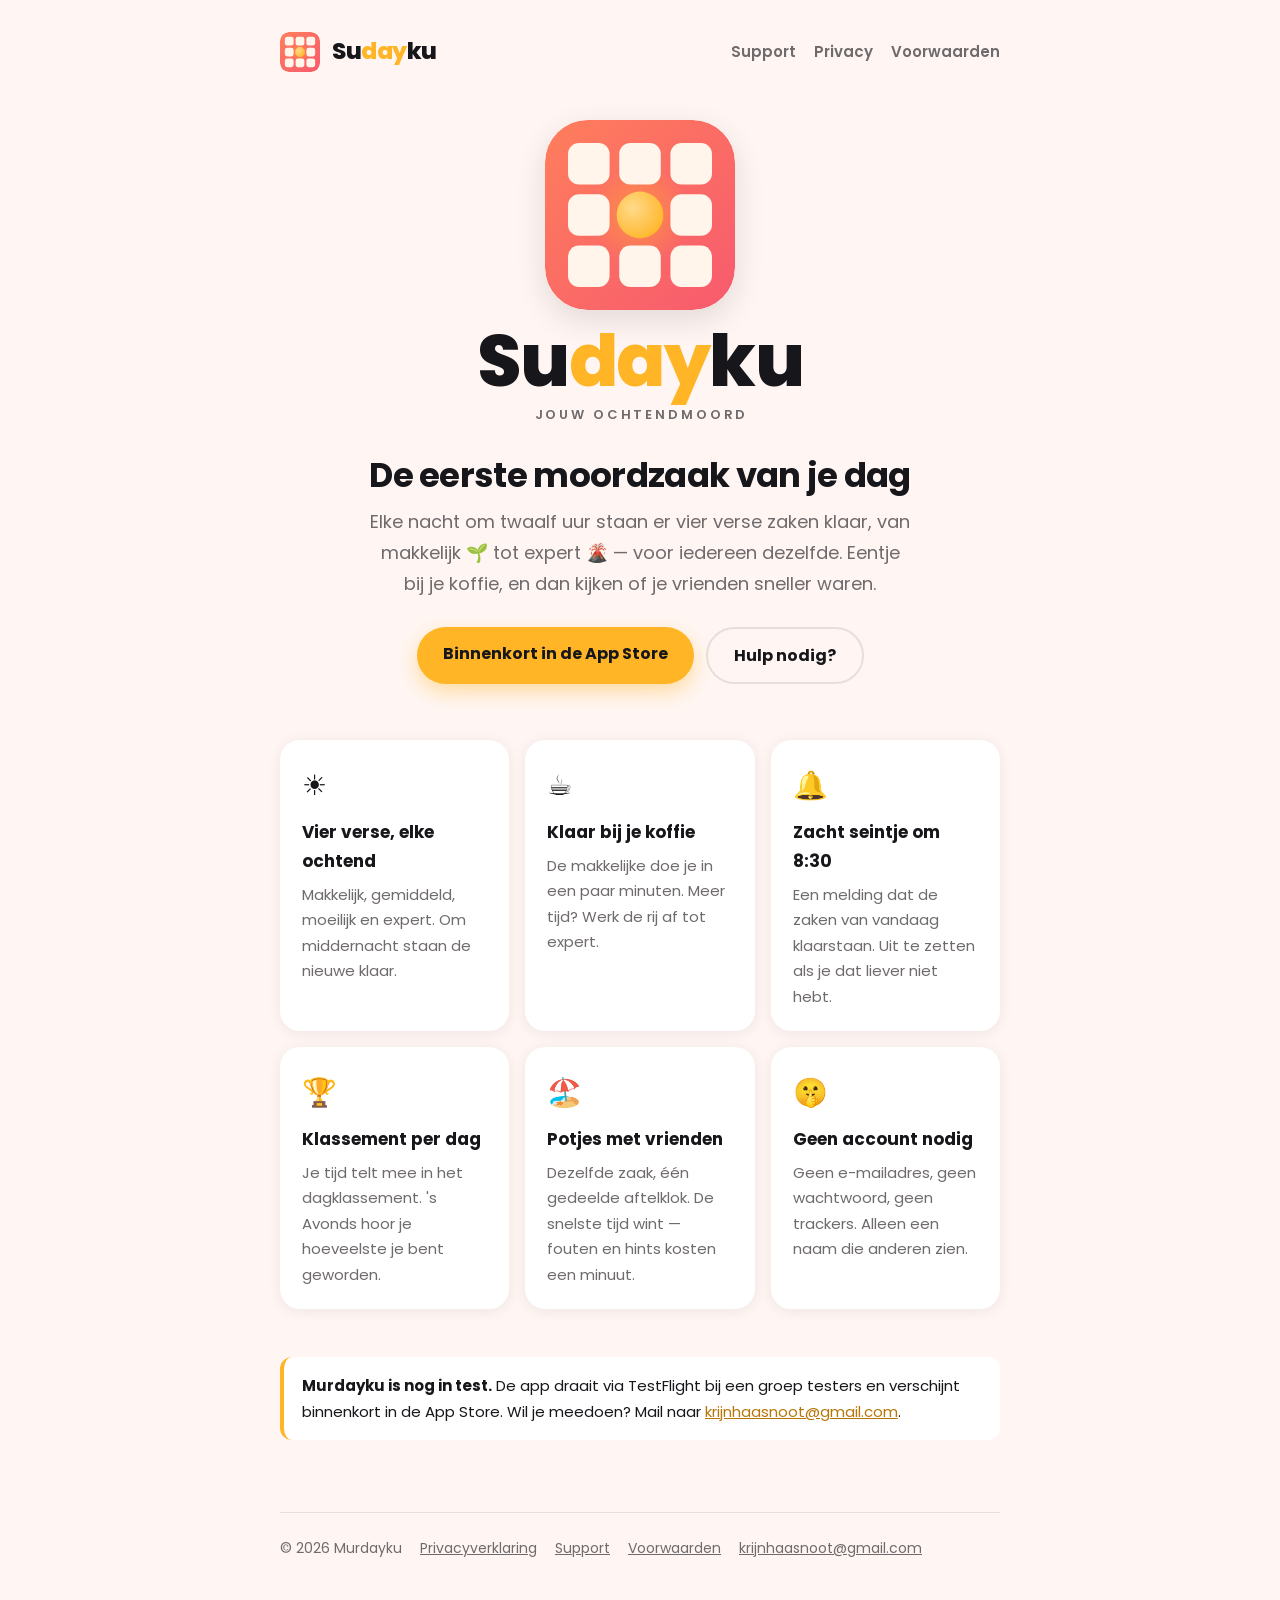
<file: index.html>
<!DOCTYPE html>
<html lang="nl">
<head>
<meta charset="utf-8">
<meta name="viewport" content="width=device-width, initial-scale=1">
<title>Murdayku — de moordzaak van je ochtend</title>
<meta name="description" content="Begin je ochtend met een moordzaak. Elke nacht vier verse zaken, voor iedereen dezelfde — en daarna kijken wie er sneller was.">
<link rel="icon" href="logo.svg" type="image/svg+xml">
<link rel="stylesheet" href="style.css">
<meta property="og:title" content="Murdayku — de moordzaak van je ochtend">
<meta property="og:description" content="Begin je ochtend met een moordzaak. Vier verse zaken per dag, voor iedereen dezelfde.">
<meta property="og:type" content="website">
<meta property="og:url" content="https://krijnhaasnoot.github.io/murdayku-site/">
</head>
<body>
<div class="wrap">

  <header class="site">
    <img src="logo.svg" alt="">
    <span class="wordmark">Su<span class="day">day</span>ku</span>
    <nav>
      <a href="support.html">Support</a>
      <a href="privacy.html">Privacy</a>
      <a href="terms.html">Voorwaarden</a>
    </nav>
  </header>

  <section class="hero">
    <img src="logo.svg" alt="Murdayku-logo">
    <span class="wordmark">Su<span class="day">day</span>ku</span>
    <p class="tagline">Jouw ochtendmoord</p>
    <h1>De eerste moordzaak van je dag</h1>
    <p>Elke nacht om twaalf uur staan er vier verse zaken klaar, van makkelijk 🌱 tot expert 🌋 — voor iedereen dezelfde. Eentje bij je koffie, en dan kijken of je vrienden sneller waren.</p>
    <div class="badges">
      <a class="btn" href="#binnenkort">Binnenkort in de App Store</a>
      <a class="btn secondary" href="support.html">Hulp nodig?</a>
    </div>
  </section>

  <section class="cards">
    <div class="card">
      <span class="emoji">☀️</span>
      <h3>Vier verse, elke ochtend</h3>
      <p>Makkelijk, gemiddeld, moeilijk en expert. Om middernacht staan de nieuwe klaar.</p>
    </div>
    <div class="card">
      <span class="emoji">☕️</span>
      <h3>Klaar bij je koffie</h3>
      <p>De makkelijke doe je in een paar minuten. Meer tijd? Werk de rij af tot expert.</p>
    </div>
    <div class="card">
      <span class="emoji">🔔</span>
      <h3>Zacht seintje om 8:30</h3>
      <p>Een melding dat de zaken van vandaag klaarstaan. Uit te zetten als je dat liever niet hebt.</p>
    </div>
    <div class="card">
      <span class="emoji">🏆</span>
      <h3>Klassement per dag</h3>
      <p>Je tijd telt mee in het dagklassement. 's Avonds hoor je hoeveelste je bent geworden.</p>
    </div>
    <div class="card">
      <span class="emoji">🏖️</span>
      <h3>Potjes met vrienden</h3>
      <p>Dezelfde zaak, één gedeelde aftelklok. De snelste tijd wint — fouten en hints kosten een minuut.</p>
    </div>
    <div class="card">
      <span class="emoji">🤫</span>
      <h3>Geen account nodig</h3>
      <p>Geen e-mailadres, geen wachtwoord, geen trackers. Alleen een naam die anderen zien.</p>
    </div>
  </section>

  <section id="binnenkort" class="note">
    <p><strong>Murdayku is nog in test.</strong> De app draait via TestFlight bij een groep testers en verschijnt binnenkort in de App Store. Wil je meedoen? Mail naar <a href="mailto:krijnhaasnoot@gmail.com">krijnhaasnoot@gmail.com</a>.</p>
  </section>

  <footer class="site">
    <span>© 2026 Murdayku</span>
    <a href="privacy.html">Privacyverklaring</a>
    <a href="support.html">Support</a>
    <a href="terms.html">Voorwaarden</a>
    <a href="mailto:krijnhaasnoot@gmail.com">krijnhaasnoot@gmail.com</a>
  </footer>

</div>
</body>
</html>
</file>
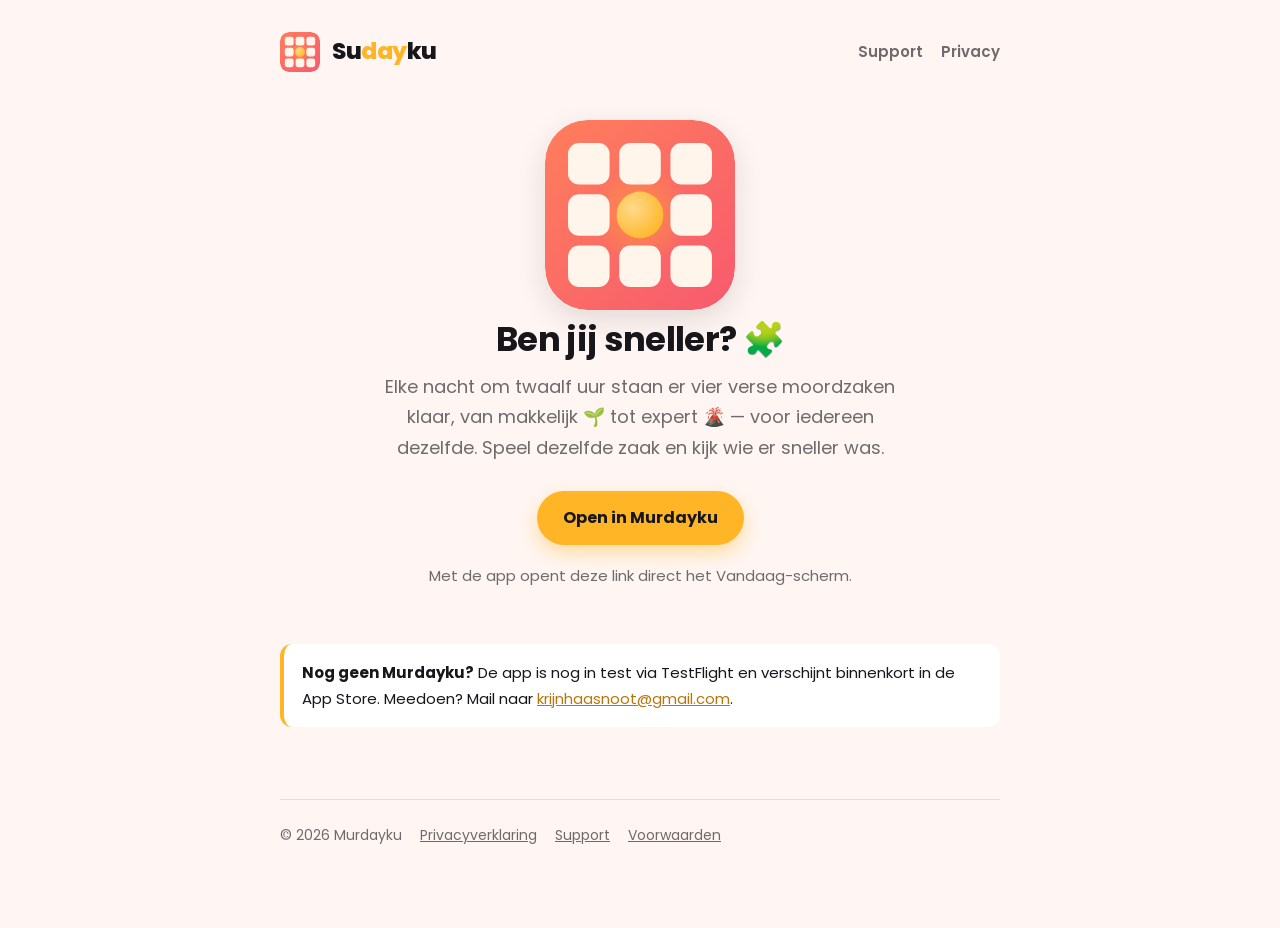
<file: d.html>
<!DOCTYPE html>
<html lang="nl">
<head>
<meta charset="utf-8">
<meta name="viewport" content="width=device-width, initial-scale=1">
<title>Speel de zaak van vandaag — Murdayku</title>
<meta name="description" content="Vier verse moordzaken per dag, voor iedereen dezelfde. Kijk of jij sneller bent.">
<link rel="icon" href="logo.svg" type="image/svg+xml">
<link rel="stylesheet" href="style.css">
<meta property="og:title" content="Ben jij sneller? 🧩">
<meta property="og:description" content="Vier verse moordzaken per dag, voor iedereen dezelfde. Kijk of jij sneller bent.">
<meta property="og:type" content="website">
</head>
<body>
<div class="wrap">

  <header class="site">
    <img src="logo.svg" alt="">
    <span class="wordmark">Su<span class="day">day</span>ku</span>
    <nav>
      <a href="support">Support</a>
      <a href="privacy">Privacy</a>
    </nav>
  </header>

  <section class="hero">
    <img src="logo.svg" alt="Murdayku-logo">
    <h1 id="title">Ben jij sneller? 🧩</h1>
    <p>Elke nacht om twaalf uur staan er vier verse moordzaken klaar, van makkelijk 🌱 tot expert 🌋 — voor iedereen dezelfde. Speel dezelfde zaak en kijk wie er sneller was.</p>
    <div class="badges">
      <a class="btn" href="murdayku://">Open in Murdayku</a>
    </div>
    <p style="font-size: 15px; margin-top: 18px;">Met de app opent deze link direct het Vandaag-scherm.</p>
  </section>

  <section class="note">
    <p><strong>Nog geen Murdayku?</strong> De app is nog in test via TestFlight en verschijnt binnenkort in de App Store. Meedoen? Mail naar <a href="mailto:krijnhaasnoot@gmail.com">krijnhaasnoot@gmail.com</a>.</p>
  </section>

  <footer class="site">
    <span>© 2026 Murdayku</span>
    <a href="privacy">Privacyverklaring</a>
    <a href="support">Support</a>
    <a href="terms">Voorwaarden</a>
  </footer>

</div>
<script>
  // /d/22 → "Murdayku #22" in de kop, zodat de link voelt als het gedeelde potje.
  const parts = location.pathname.split("/").filter(Boolean);
  const query = new URLSearchParams(location.search).get("n");
  const raw = (parts[0] === "d" && parts[1]) || query || "";
  const num = /^\d{1,4}$/.test(raw) ? raw : null;
  if (num) {
    document.getElementById("title").textContent = "Murdayku #" + num + " — ben jij sneller? 🧩";
  }
</script>
</body>
</html>
</file>
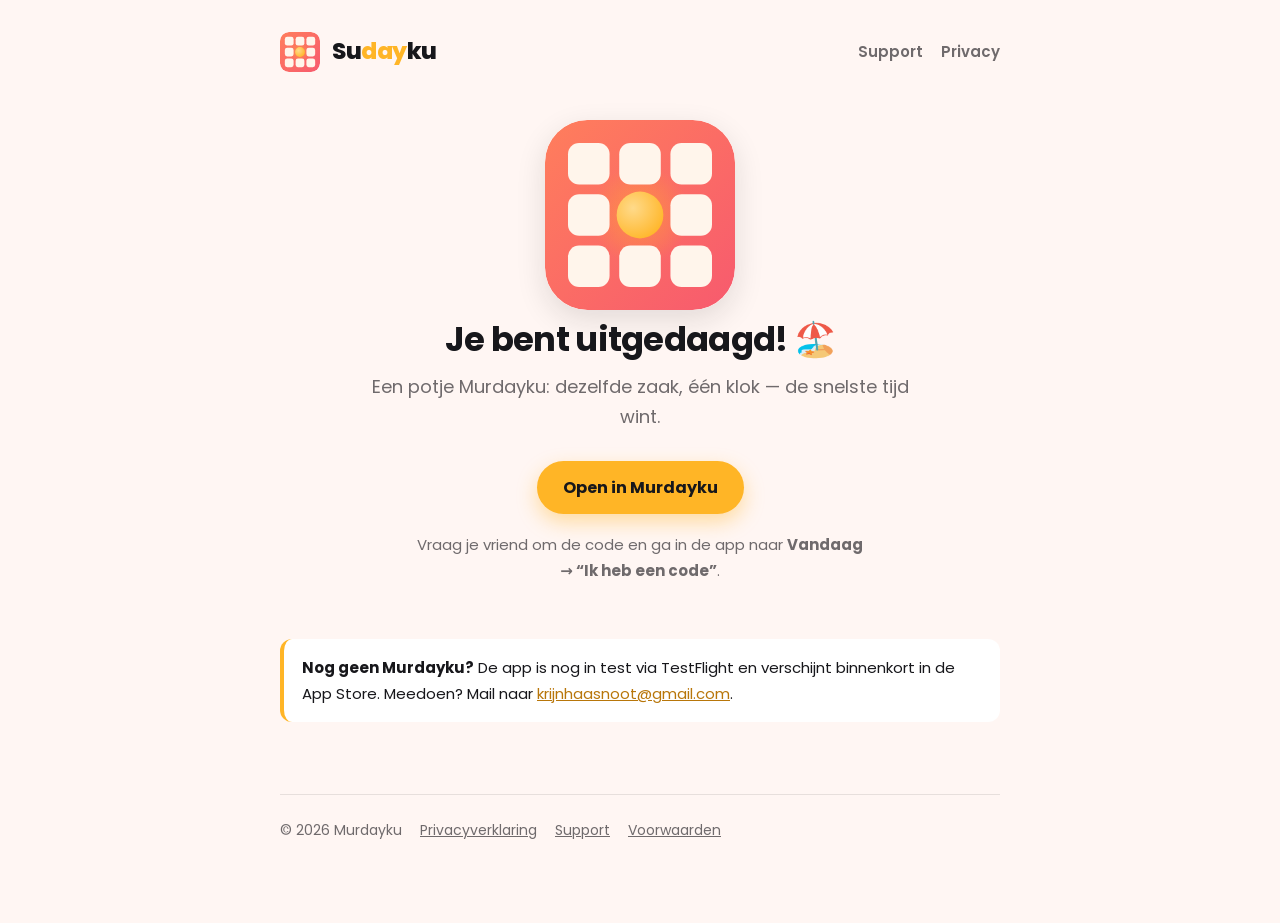
<file: join.html>
<!DOCTYPE html>
<html lang="nl">
<head>
<meta charset="utf-8">
<meta name="viewport" content="width=device-width, initial-scale=1">
<title>Doe mee met dit potje — Murdayku</title>
<meta name="description" content="Je bent uitgedaagd voor een potje Murdayku: dezelfde zaak, één klok — de snelste tijd wint.">
<link rel="icon" href="logo.svg" type="image/svg+xml">
<link rel="stylesheet" href="style.css">
<meta property="og:title" content="Je bent uitgedaagd voor een potje Murdayku! 🏖️">
<meta property="og:description" content="Dezelfde zaak, één klok — de snelste tijd wint. Open de link en doe mee.">
<meta property="og:type" content="website">
</head>
<body>
<div class="wrap">

  <header class="site">
    <img src="logo.svg" alt="">
    <span class="wordmark">Su<span class="day">day</span>ku</span>
    <nav>
      <a href="support">Support</a>
      <a href="privacy">Privacy</a>
    </nav>
  </header>

  <section class="hero">
    <img src="logo.svg" alt="Murdayku-logo">
    <h1>Je bent uitgedaagd! 🏖️</h1>
    <p>Een potje Murdayku: dezelfde zaak, één klok — de snelste tijd wint.</p>
    <p id="code" style="font-size: clamp(44px, 12vw, 64px); font-weight: 800; letter-spacing: 0.18em; color: var(--amber); margin: 20px 0 4px;" hidden></p>
    <div class="badges">
      <a class="btn" id="open" href="murdayku://">Open in Murdayku</a>
    </div>
    <p id="hint" style="font-size: 15px; margin-top: 18px;">Heb je de app? Tik op de knop, of ga in de app naar <strong>Vandaag → “Ik heb een code”</strong> en vul de code in.</p>
  </section>

  <section class="note">
    <p><strong>Nog geen Murdayku?</strong> De app is nog in test via TestFlight en verschijnt binnenkort in de App Store. Meedoen? Mail naar <a href="mailto:krijnhaasnoot@gmail.com">krijnhaasnoot@gmail.com</a>.</p>
  </section>

  <footer class="site">
    <span>© 2026 Murdayku</span>
    <a href="privacy">Privacyverklaring</a>
    <a href="support">Support</a>
    <a href="terms">Voorwaarden</a>
  </footer>

</div>
<script>
  // Code uit het pad (/join/4ZTEW) of desnoods ?code=4ZTEW.
  const parts = location.pathname.split("/").filter(Boolean);
  const query = new URLSearchParams(location.search).get("code");
  let code = ((parts[0] === "join" && parts[1]) || query || "").toUpperCase();
  // Zelfde alfabet als in de app: geen I, O, 0 of 1.
  if (!/^[A-HJ-NP-Z2-9]{5}$/.test(code)) code = "";
  if (code) {
    const el = document.getElementById("code");
    el.textContent = code;
    el.hidden = false;
    document.getElementById("open").href = "murdayku://join?code=" + code;
  } else {
    document.getElementById("hint").innerHTML =
      "Vraag je vriend om de code en ga in de app naar <strong>Vandaag → “Ik heb een code”</strong>.";
  }
</script>
</body>
</html>
</file>
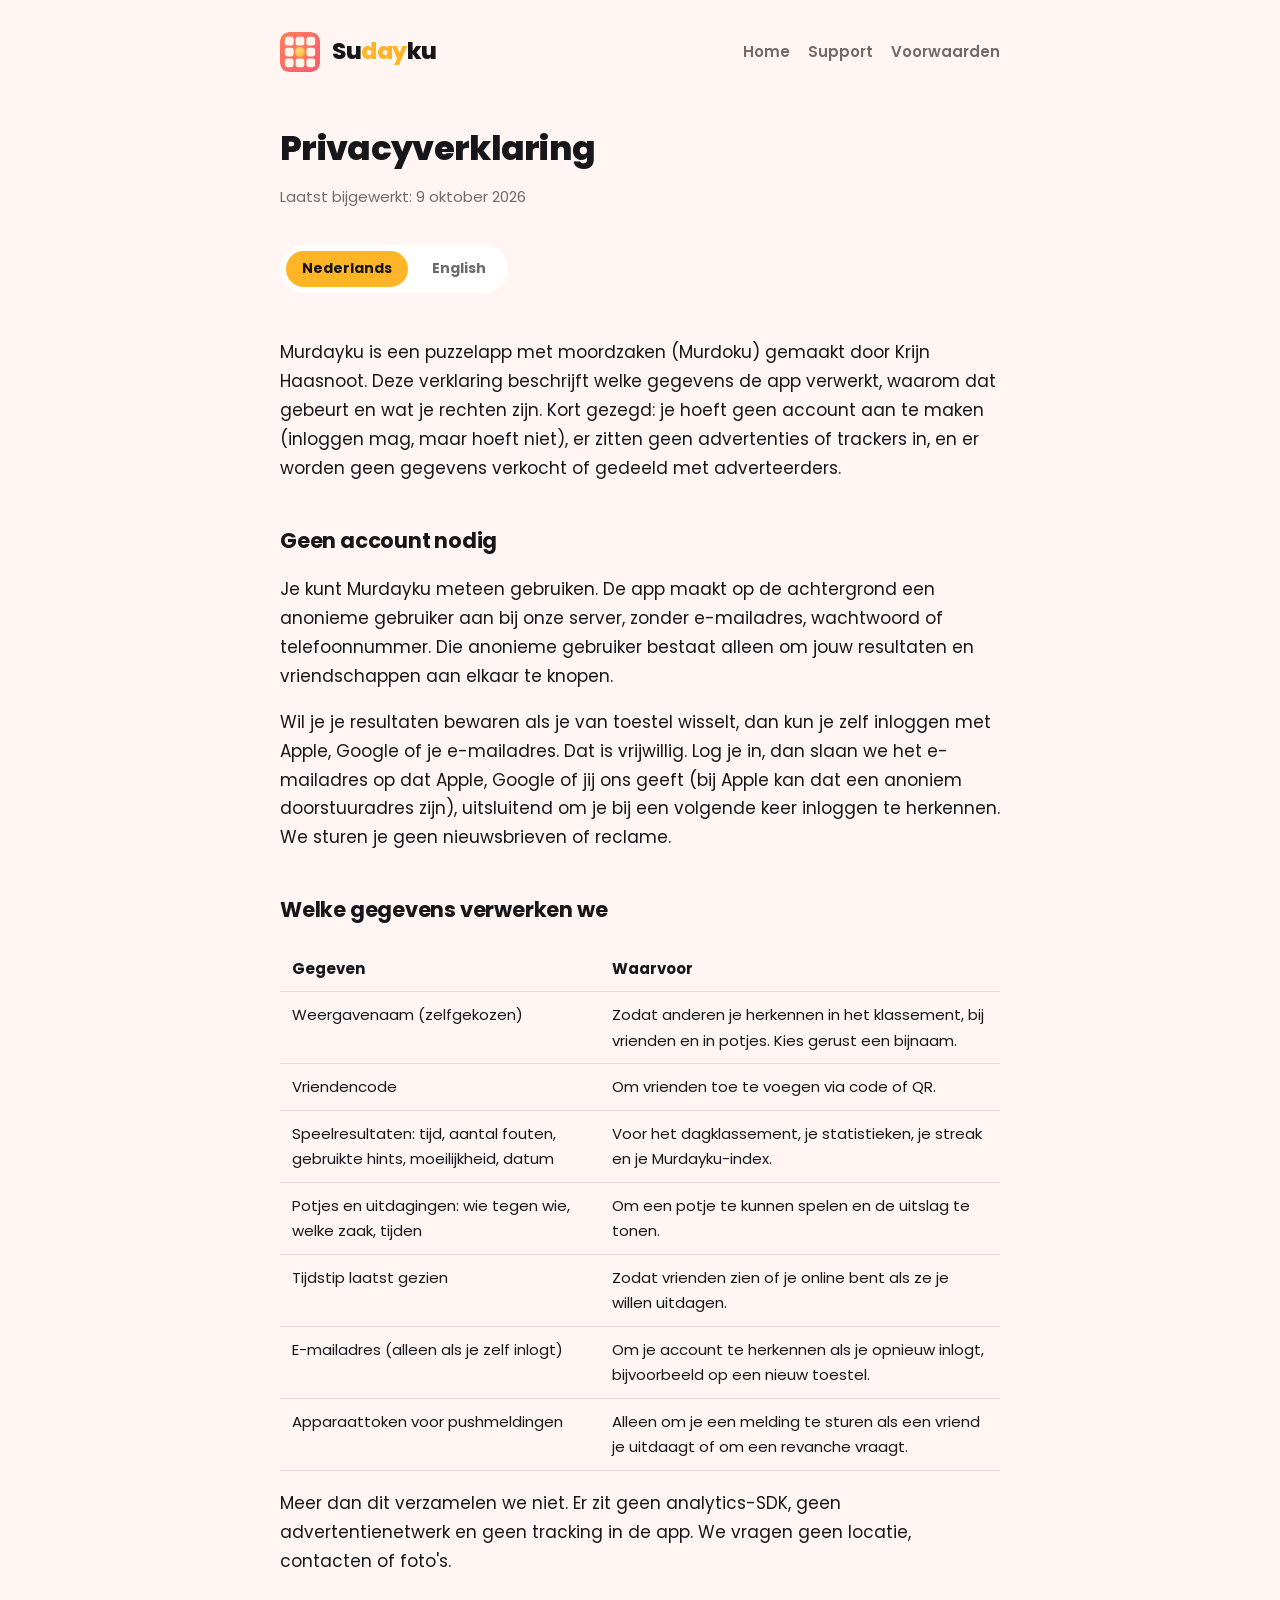
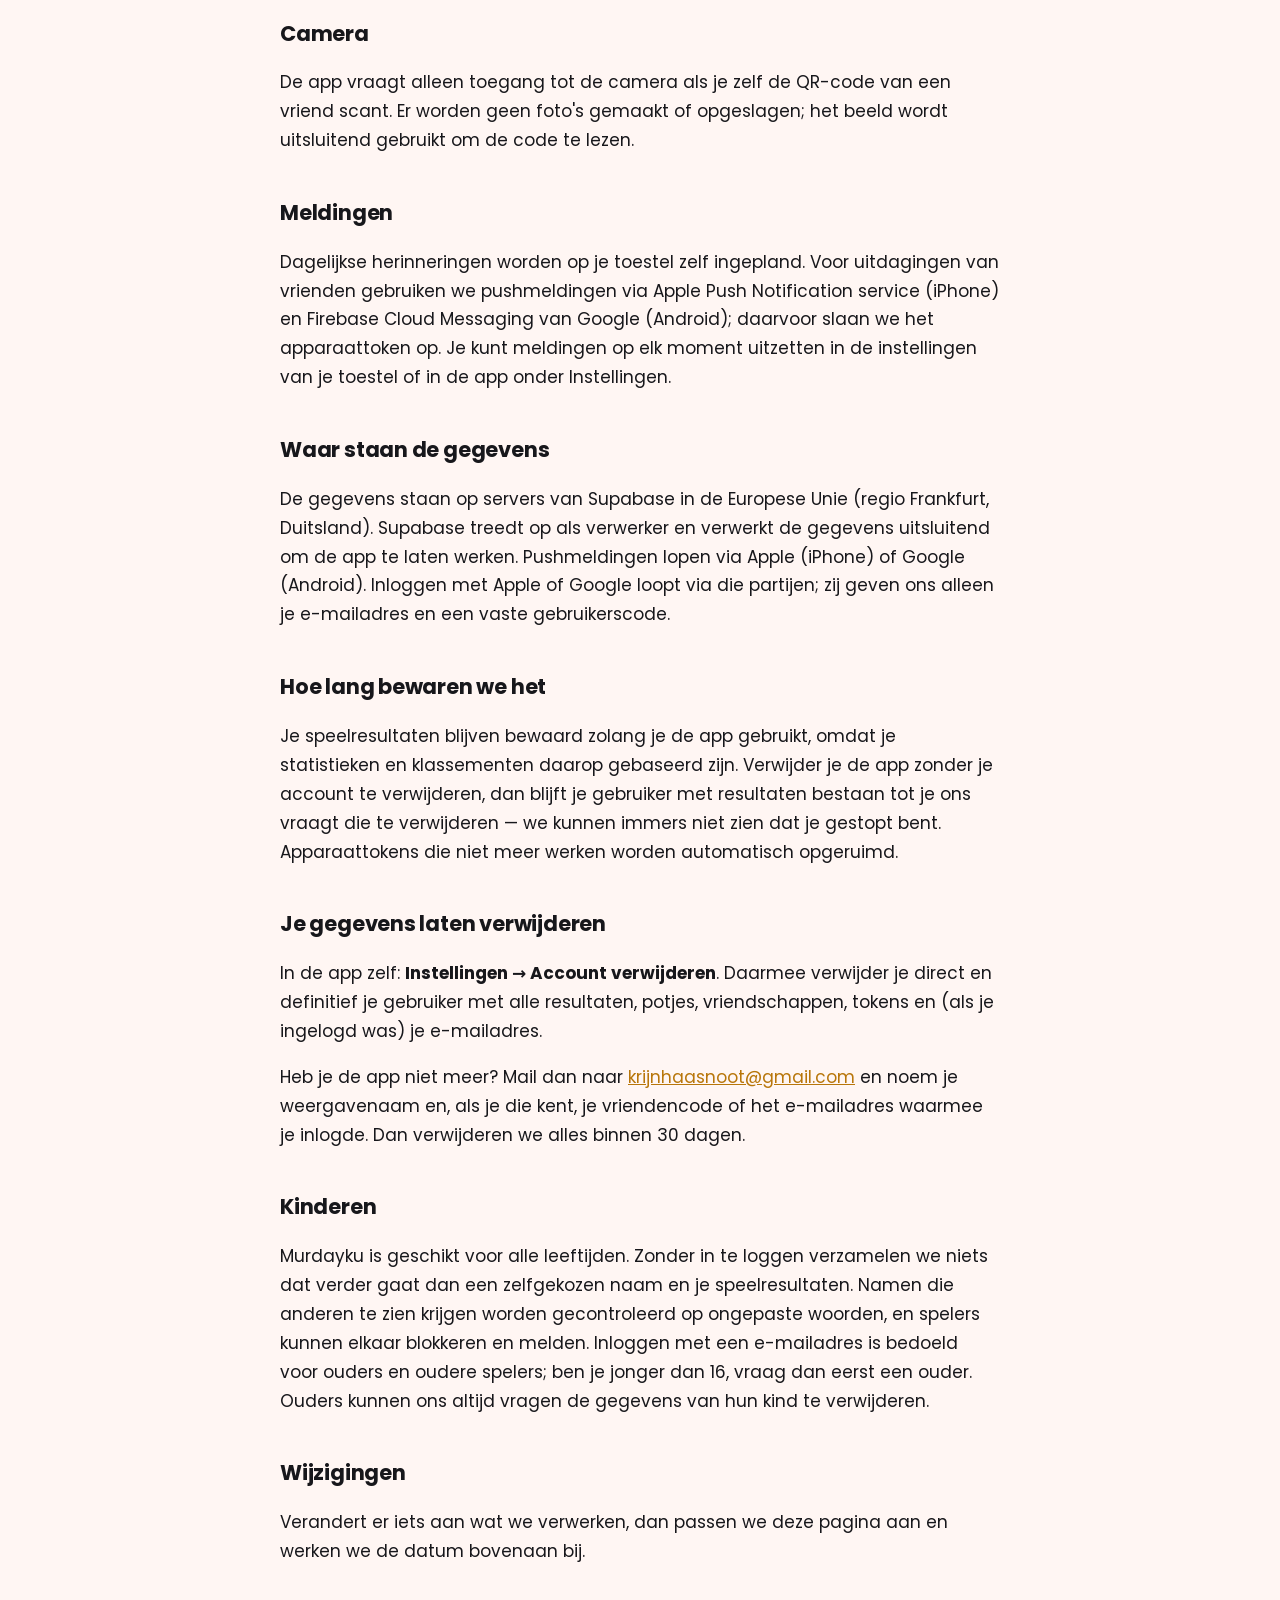
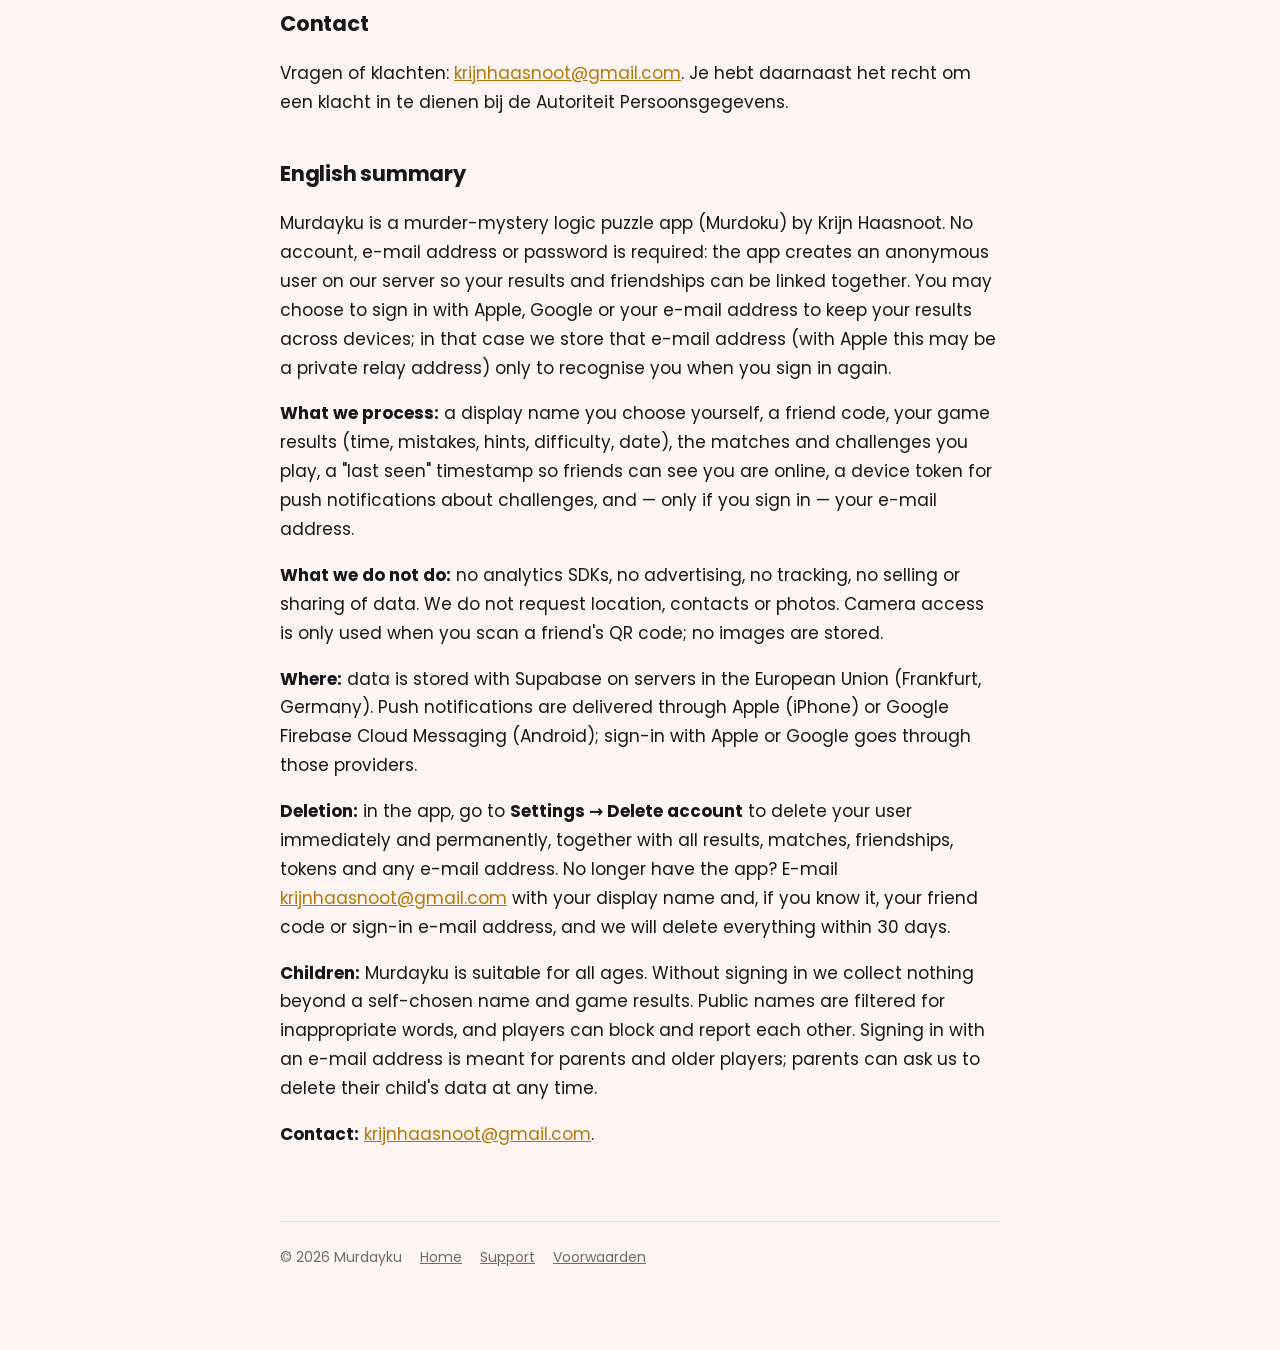
<file: privacy.html>
<!DOCTYPE html>
<html lang="nl">
<head>
<meta charset="utf-8">
<meta name="viewport" content="width=device-width, initial-scale=1">
<title>Privacyverklaring — Murdayku</title>
<meta name="description" content="Welke gegevens Murdayku verwerkt, waarom, en hoe je ze laat verwijderen.">
<link rel="icon" href="logo.svg" type="image/svg+xml">
<link rel="stylesheet" href="style.css">
</head>
<body>
<div class="wrap">

  <header class="site">
    <img src="logo.svg" alt="">
    <span class="wordmark">Su<span class="day">day</span>ku</span>
    <nav>
      <a href="index.html">Home</a>
      <a href="support.html">Support</a>
      <a href="terms.html">Voorwaarden</a>
    </nav>
  </header>

  <main>
    <h1>Privacyverklaring</h1>
    <p class="updated">Laatst bijgewerkt: 9 oktober 2026</p>

    <div class="lang-switch">
      <a class="on" href="#nl">Nederlands</a>
      <a href="#en">English</a>
    </div>

    <section id="nl">
      <p>Murdayku is een puzzelapp met moordzaken (Murdoku) gemaakt door Krijn Haasnoot. Deze verklaring beschrijft welke gegevens de app verwerkt, waarom dat gebeurt en wat je rechten zijn. Kort gezegd: je hoeft geen account aan te maken (inloggen mag, maar hoeft niet), er zitten geen advertenties of trackers in, en er worden geen gegevens verkocht of gedeeld met adverteerders.</p>

      <h2>Geen account nodig</h2>
      <p>Je kunt Murdayku meteen gebruiken. De app maakt op de achtergrond een anonieme gebruiker aan bij onze server, zonder e-mailadres, wachtwoord of telefoonnummer. Die anonieme gebruiker bestaat alleen om jouw resultaten en vriendschappen aan elkaar te knopen.</p>
      <p>Wil je je resultaten bewaren als je van toestel wisselt, dan kun je zelf inloggen met Apple, Google of je e-mailadres. Dat is vrijwillig. Log je in, dan slaan we het e-mailadres op dat Apple, Google of jij ons geeft (bij Apple kan dat een anoniem doorstuuradres zijn), uitsluitend om je bij een volgende keer inloggen te herkennen. We sturen je geen nieuwsbrieven of reclame.</p>

      <h2>Welke gegevens verwerken we</h2>
      <table>
        <tr><th>Gegeven</th><th>Waarvoor</th></tr>
        <tr><td>Weergavenaam (zelfgekozen)</td><td>Zodat anderen je herkennen in het klassement, bij vrienden en in potjes. Kies gerust een bijnaam.</td></tr>
        <tr><td>Vriendencode</td><td>Om vrienden toe te voegen via code of QR.</td></tr>
        <tr><td>Speelresultaten: tijd, aantal fouten, gebruikte hints, moeilijkheid, datum</td><td>Voor het dagklassement, je statistieken, je streak en je Murdayku-index.</td></tr>
        <tr><td>Potjes en uitdagingen: wie tegen wie, welke zaak, tijden</td><td>Om een potje te kunnen spelen en de uitslag te tonen.</td></tr>
        <tr><td>Tijdstip laatst gezien</td><td>Zodat vrienden zien of je online bent als ze je willen uitdagen.</td></tr>
        <tr><td>E-mailadres (alleen als je zelf inlogt)</td><td>Om je account te herkennen als je opnieuw inlogt, bijvoorbeeld op een nieuw toestel.</td></tr>
        <tr><td>Apparaattoken voor pushmeldingen</td><td>Alleen om je een melding te sturen als een vriend je uitdaagt of om een revanche vraagt.</td></tr>
      </table>
      <p>Meer dan dit verzamelen we niet. Er zit geen analytics-SDK, geen advertentienetwerk en geen tracking in de app. We vragen geen locatie, contacten of foto's.</p>

      <h2>Camera</h2>
      <p>De app vraagt alleen toegang tot de camera als je zelf de QR-code van een vriend scant. Er worden geen foto's gemaakt of opgeslagen; het beeld wordt uitsluitend gebruikt om de code te lezen.</p>

      <h2>Meldingen</h2>
      <p>Dagelijkse herinneringen worden op je toestel zelf ingepland. Voor uitdagingen van vrienden gebruiken we pushmeldingen via Apple Push Notification service (iPhone) en Firebase Cloud Messaging van Google (Android); daarvoor slaan we het apparaattoken op. Je kunt meldingen op elk moment uitzetten in de instellingen van je toestel of in de app onder Instellingen.</p>

      <h2>Waar staan de gegevens</h2>
      <p>De gegevens staan op servers van Supabase in de Europese Unie (regio Frankfurt, Duitsland). Supabase treedt op als verwerker en verwerkt de gegevens uitsluitend om de app te laten werken. Pushmeldingen lopen via Apple (iPhone) of Google (Android). Inloggen met Apple of Google loopt via die partijen; zij geven ons alleen je e-mailadres en een vaste gebruikerscode.</p>

      <h2>Hoe lang bewaren we het</h2>
      <p>Je speelresultaten blijven bewaard zolang je de app gebruikt, omdat je statistieken en klassementen daarop gebaseerd zijn. Verwijder je de app zonder je account te verwijderen, dan blijft je gebruiker met resultaten bestaan tot je ons vraagt die te verwijderen — we kunnen immers niet zien dat je gestopt bent. Apparaattokens die niet meer werken worden automatisch opgeruimd.</p>

      <h2>Je gegevens laten verwijderen</h2>
      <p>In de app zelf: <strong>Instellingen → Account verwijderen</strong>. Daarmee verwijder je direct en definitief je gebruiker met alle resultaten, potjes, vriendschappen, tokens en (als je ingelogd was) je e-mailadres.</p>
      <p>Heb je de app niet meer? Mail dan naar <a href="mailto:krijnhaasnoot@gmail.com">krijnhaasnoot@gmail.com</a> en noem je weergavenaam en, als je die kent, je vriendencode of het e-mailadres waarmee je inlogde. Dan verwijderen we alles binnen 30 dagen.</p>

      <h2>Kinderen</h2>
      <p>Murdayku is geschikt voor alle leeftijden. Zonder in te loggen verzamelen we niets dat verder gaat dan een zelfgekozen naam en je speelresultaten. Namen die anderen te zien krijgen worden gecontroleerd op ongepaste woorden, en spelers kunnen elkaar blokkeren en melden. Inloggen met een e-mailadres is bedoeld voor ouders en oudere spelers; ben je jonger dan 16, vraag dan eerst een ouder. Ouders kunnen ons altijd vragen de gegevens van hun kind te verwijderen.</p>

      <h2>Wijzigingen</h2>
      <p>Verandert er iets aan wat we verwerken, dan passen we deze pagina aan en werken we de datum bovenaan bij.</p>

      <h2>Contact</h2>
      <p>Vragen of klachten: <a href="mailto:krijnhaasnoot@gmail.com">krijnhaasnoot@gmail.com</a>. Je hebt daarnaast het recht om een klacht in te dienen bij de Autoriteit Persoonsgegevens.</p>
    </section>

    <section id="en">
      <h2>English summary</h2>
      <p>Murdayku is a murder-mystery logic puzzle app (Murdoku) by Krijn Haasnoot. No account, e-mail address or password is required: the app creates an anonymous user on our server so your results and friendships can be linked together. You may choose to sign in with Apple, Google or your e-mail address to keep your results across devices; in that case we store that e-mail address (with Apple this may be a private relay address) only to recognise you when you sign in again.</p>
      <p><strong>What we process:</strong> a display name you choose yourself, a friend code, your game results (time, mistakes, hints, difficulty, date), the matches and challenges you play, a "last seen" timestamp so friends can see you are online, a device token for push notifications about challenges, and — only if you sign in — your e-mail address.</p>
      <p><strong>What we do not do:</strong> no analytics SDKs, no advertising, no tracking, no selling or sharing of data. We do not request location, contacts or photos. Camera access is only used when you scan a friend's QR code; no images are stored.</p>
      <p><strong>Where:</strong> data is stored with Supabase on servers in the European Union (Frankfurt, Germany). Push notifications are delivered through Apple (iPhone) or Google Firebase Cloud Messaging (Android); sign-in with Apple or Google goes through those providers.</p>
      <p><strong>Deletion:</strong> in the app, go to <strong>Settings → Delete account</strong> to delete your user immediately and permanently, together with all results, matches, friendships, tokens and any e-mail address. No longer have the app? E-mail <a href="mailto:krijnhaasnoot@gmail.com">krijnhaasnoot@gmail.com</a> with your display name and, if you know it, your friend code or sign-in e-mail address, and we will delete everything within 30 days.</p>
      <p><strong>Children:</strong> Murdayku is suitable for all ages. Without signing in we collect nothing beyond a self-chosen name and game results. Public names are filtered for inappropriate words, and players can block and report each other. Signing in with an e-mail address is meant for parents and older players; parents can ask us to delete their child's data at any time.</p>
      <p><strong>Contact:</strong> <a href="mailto:krijnhaasnoot@gmail.com">krijnhaasnoot@gmail.com</a>.</p>
    </section>
  </main>

  <footer class="site">
    <span>© 2026 Murdayku</span>
    <a href="index.html">Home</a>
    <a href="support.html">Support</a>
    <a href="terms.html">Voorwaarden</a>
  </footer>

</div>
</body>
</html>
</file>
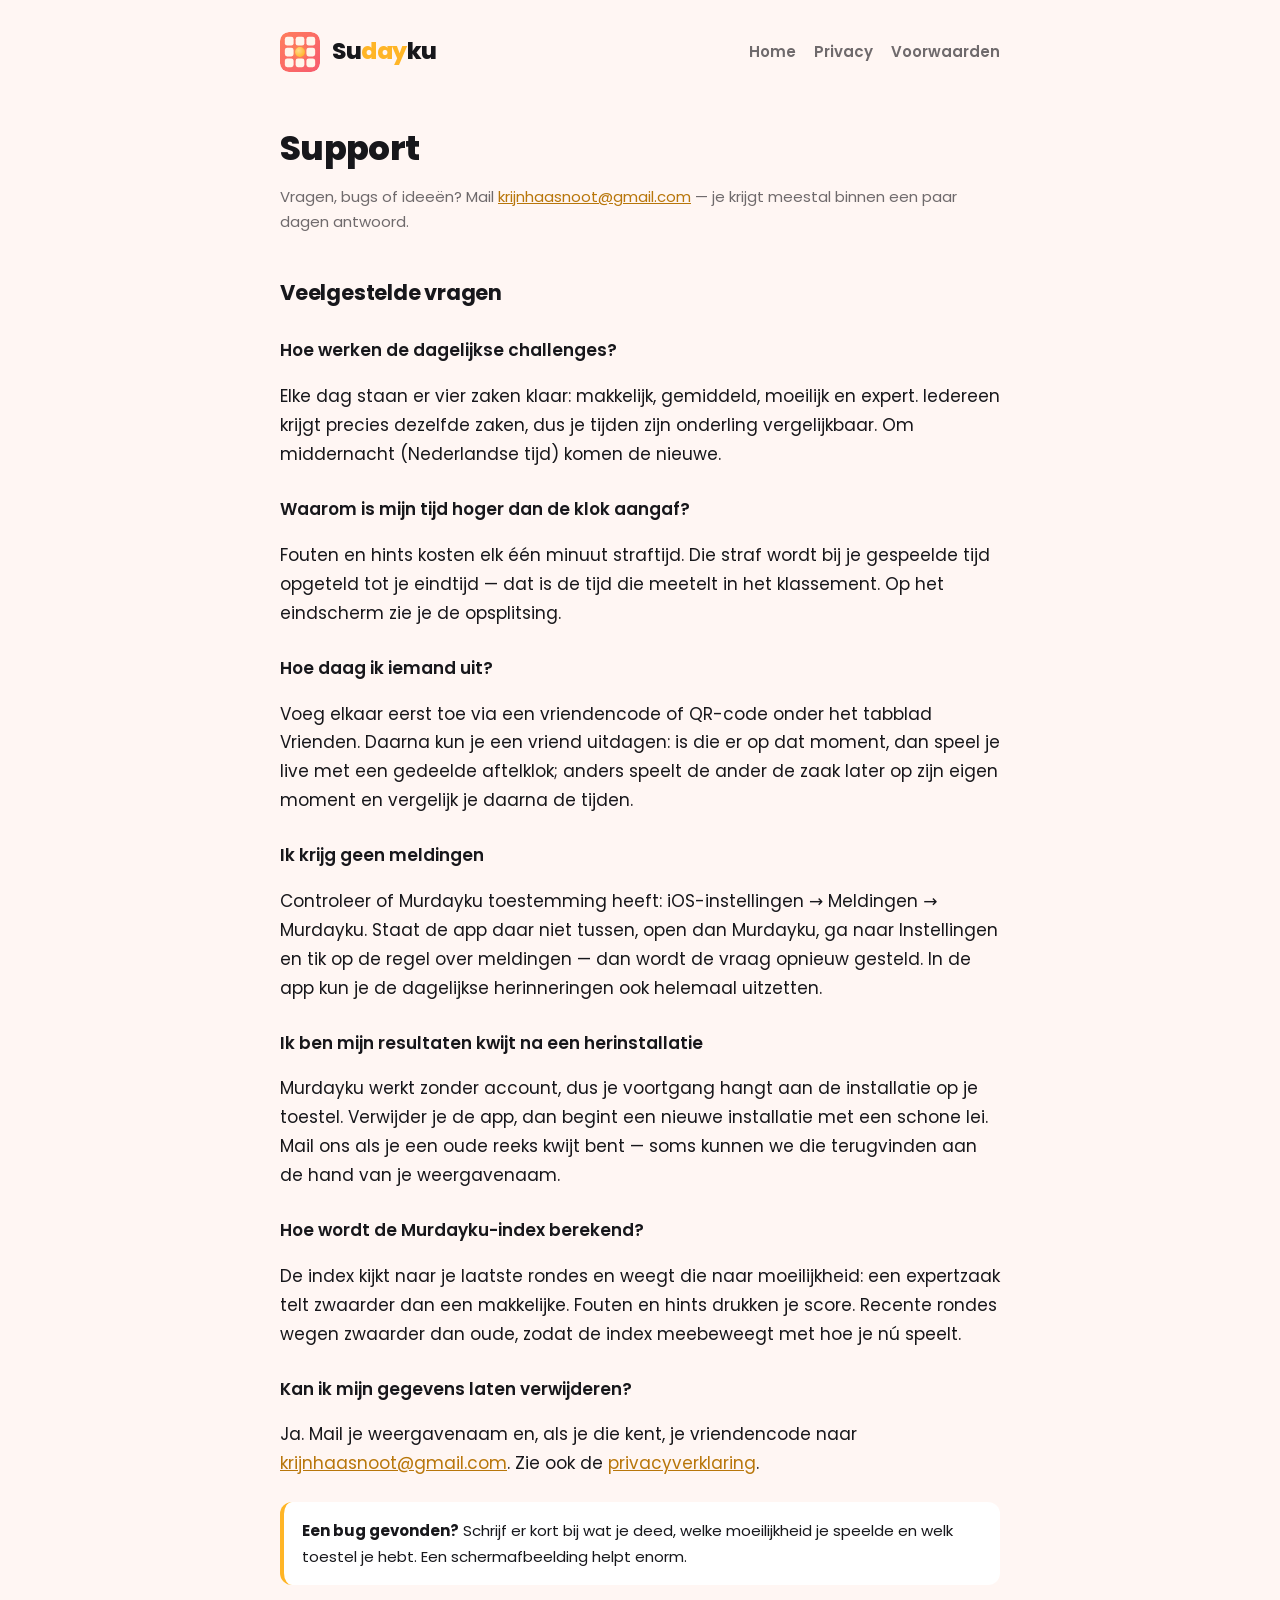
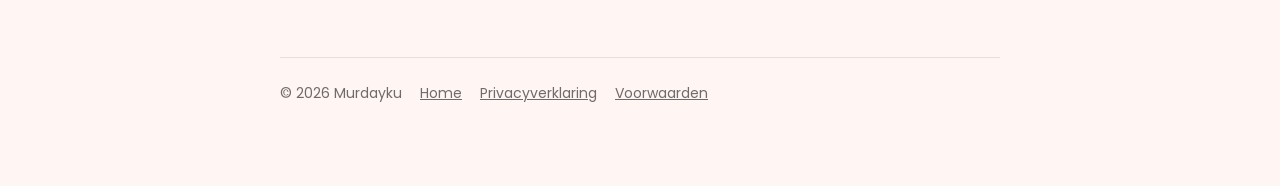
<file: support.html>
<!DOCTYPE html>
<html lang="nl">
<head>
<meta charset="utf-8">
<meta name="viewport" content="width=device-width, initial-scale=1">
<title>Support — Murdayku</title>
<meta name="description" content="Hulp bij Murdayku: veelgestelde vragen en contact.">
<link rel="icon" href="logo.svg" type="image/svg+xml">
<link rel="stylesheet" href="style.css">
</head>
<body>
<div class="wrap">

  <header class="site">
    <img src="logo.svg" alt="">
    <span class="wordmark">Su<span class="day">day</span>ku</span>
    <nav>
      <a href="index.html">Home</a>
      <a href="privacy.html">Privacy</a>
      <a href="terms.html">Voorwaarden</a>
    </nav>
  </header>

  <main>
    <h1>Support</h1>
    <p class="updated">Vragen, bugs of ideeën? Mail <a href="mailto:krijnhaasnoot@gmail.com">krijnhaasnoot@gmail.com</a> — je krijgt meestal binnen een paar dagen antwoord.</p>

    <h2>Veelgestelde vragen</h2>

    <h3>Hoe werken de dagelijkse challenges?</h3>
    <p>Elke dag staan er vier zaken klaar: makkelijk, gemiddeld, moeilijk en expert. Iedereen krijgt precies dezelfde zaken, dus je tijden zijn onderling vergelijkbaar. Om middernacht (Nederlandse tijd) komen de nieuwe.</p>

    <h3>Waarom is mijn tijd hoger dan de klok aangaf?</h3>
    <p>Fouten en hints kosten elk één minuut straftijd. Die straf wordt bij je gespeelde tijd opgeteld tot je eindtijd — dat is de tijd die meetelt in het klassement. Op het eindscherm zie je de opsplitsing.</p>

    <h3>Hoe daag ik iemand uit?</h3>
    <p>Voeg elkaar eerst toe via een vriendencode of QR-code onder het tabblad Vrienden. Daarna kun je een vriend uitdagen: is die er op dat moment, dan speel je live met een gedeelde aftelklok; anders speelt de ander de zaak later op zijn eigen moment en vergelijk je daarna de tijden.</p>

    <h3>Ik krijg geen meldingen</h3>
    <p>Controleer of Murdayku toestemming heeft: iOS-instellingen → Meldingen → Murdayku. Staat de app daar niet tussen, open dan Murdayku, ga naar Instellingen en tik op de regel over meldingen — dan wordt de vraag opnieuw gesteld. In de app kun je de dagelijkse herinneringen ook helemaal uitzetten.</p>

    <h3>Ik ben mijn resultaten kwijt na een herinstallatie</h3>
    <p>Murdayku werkt zonder account, dus je voortgang hangt aan de installatie op je toestel. Verwijder je de app, dan begint een nieuwe installatie met een schone lei. Mail ons als je een oude reeks kwijt bent — soms kunnen we die terugvinden aan de hand van je weergavenaam.</p>

    <h3>Hoe wordt de Murdayku-index berekend?</h3>
    <p>De index kijkt naar je laatste rondes en weegt die naar moeilijkheid: een expertzaak telt zwaarder dan een makkelijke. Fouten en hints drukken je score. Recente rondes wegen zwaarder dan oude, zodat de index meebeweegt met hoe je nú speelt.</p>

    <h3>Kan ik mijn gegevens laten verwijderen?</h3>
    <p>Ja. Mail je weergavenaam en, als je die kent, je vriendencode naar <a href="mailto:krijnhaasnoot@gmail.com">krijnhaasnoot@gmail.com</a>. Zie ook de <a href="privacy.html">privacyverklaring</a>.</p>

    <div class="note">
      <p><strong>Een bug gevonden?</strong> Schrijf er kort bij wat je deed, welke moeilijkheid je speelde en welk toestel je hebt. Een schermafbeelding helpt enorm.</p>
    </div>
  </main>

  <footer class="site">
    <span>© 2026 Murdayku</span>
    <a href="index.html">Home</a>
    <a href="privacy.html">Privacyverklaring</a>
    <a href="terms.html">Voorwaarden</a>
  </footer>

</div>
</body>
</html>
</file>
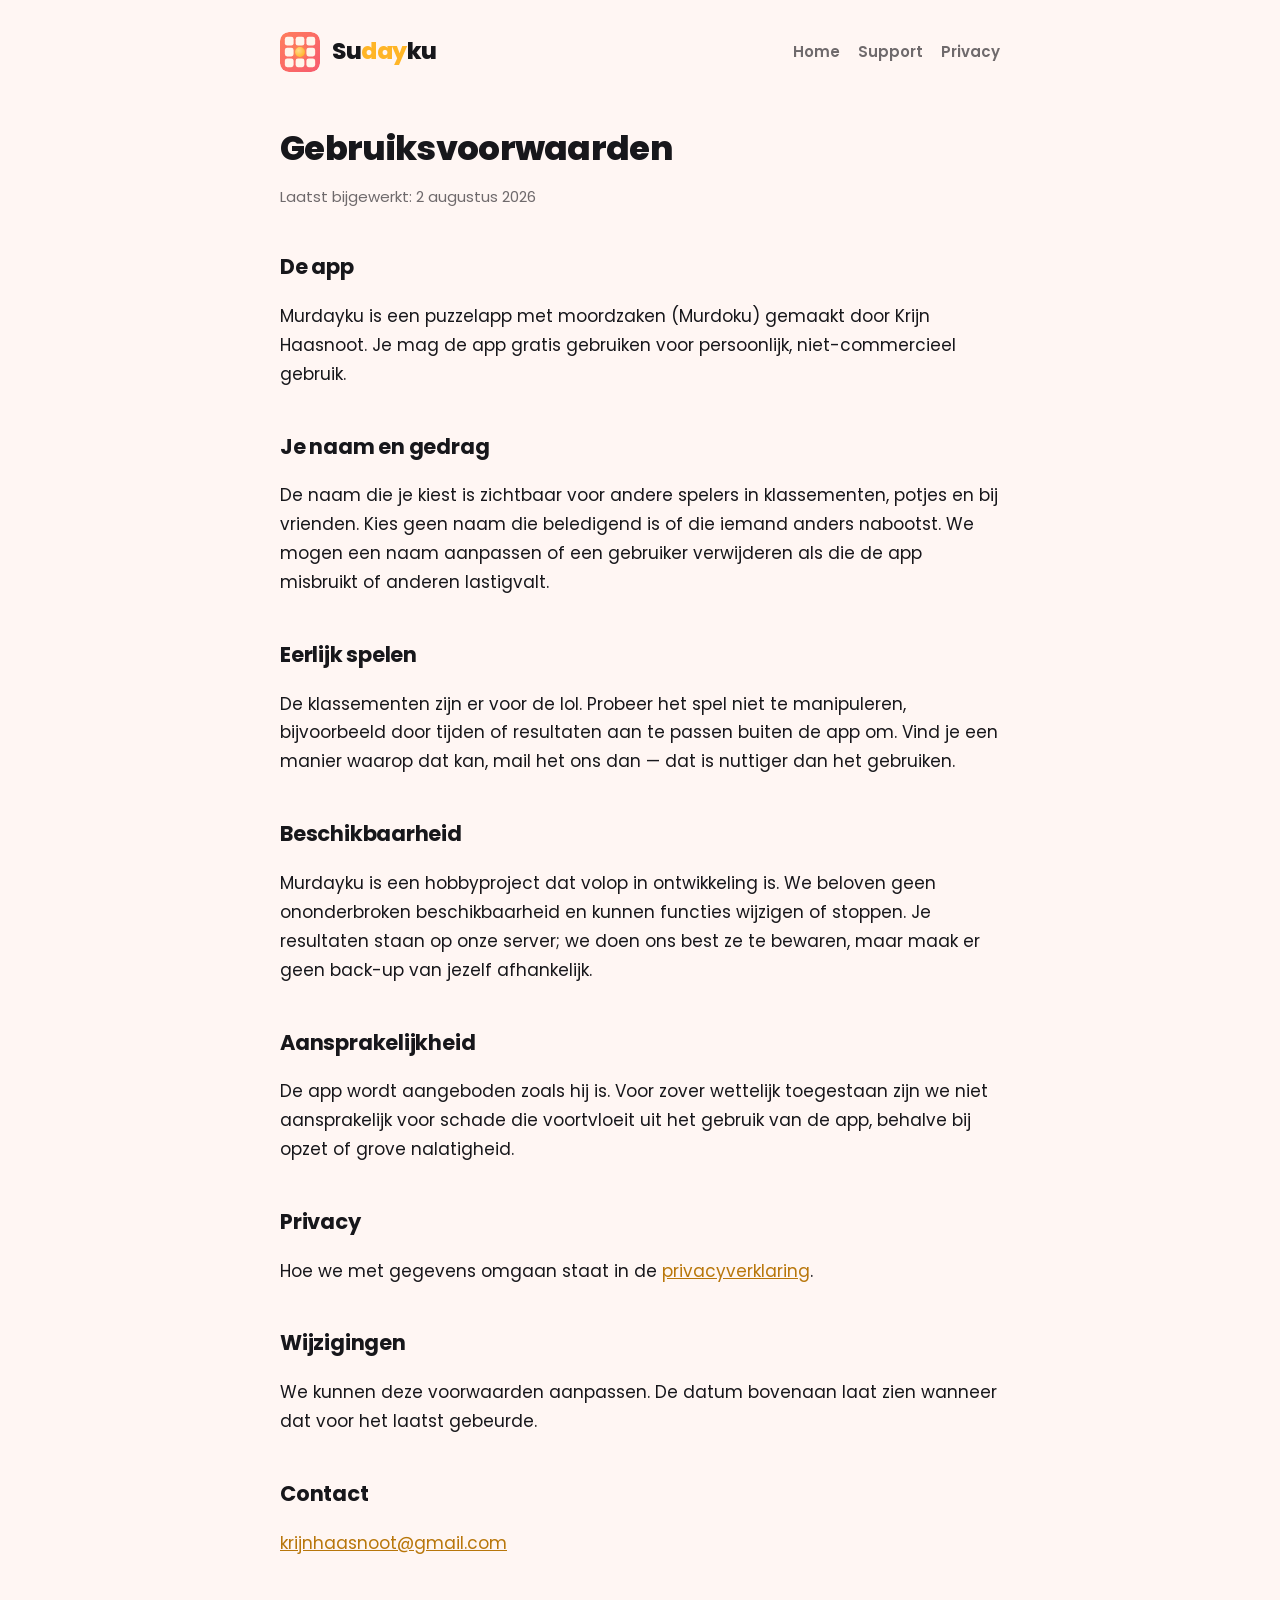
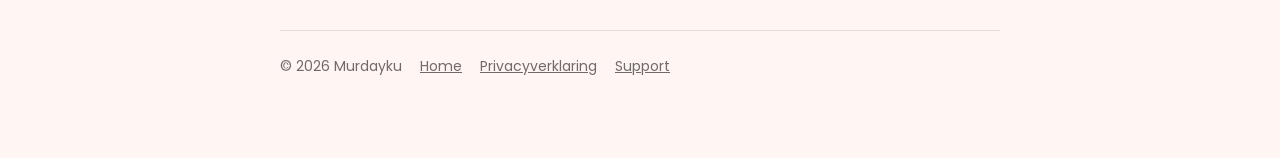
<file: terms.html>
<!DOCTYPE html>
<html lang="nl">
<head>
<meta charset="utf-8">
<meta name="viewport" content="width=device-width, initial-scale=1">
<title>Gebruiksvoorwaarden — Murdayku</title>
<meta name="description" content="De voorwaarden voor het gebruik van Murdayku.">
<link rel="icon" href="logo.svg" type="image/svg+xml">
<link rel="stylesheet" href="style.css">
</head>
<body>
<div class="wrap">

  <header class="site">
    <img src="logo.svg" alt="">
    <span class="wordmark">Su<span class="day">day</span>ku</span>
    <nav>
      <a href="index.html">Home</a>
      <a href="support.html">Support</a>
      <a href="privacy.html">Privacy</a>
    </nav>
  </header>

  <main>
    <h1>Gebruiksvoorwaarden</h1>
    <p class="updated">Laatst bijgewerkt: 2 augustus 2026</p>

    <h2>De app</h2>
    <p>Murdayku is een puzzelapp met moordzaken (Murdoku) gemaakt door Krijn Haasnoot. Je mag de app gratis gebruiken voor persoonlijk, niet-commercieel gebruik.</p>

    <h2>Je naam en gedrag</h2>
    <p>De naam die je kiest is zichtbaar voor andere spelers in klassementen, potjes en bij vrienden. Kies geen naam die beledigend is of die iemand anders nabootst. We mogen een naam aanpassen of een gebruiker verwijderen als die de app misbruikt of anderen lastigvalt.</p>

    <h2>Eerlijk spelen</h2>
    <p>De klassementen zijn er voor de lol. Probeer het spel niet te manipuleren, bijvoorbeeld door tijden of resultaten aan te passen buiten de app om. Vind je een manier waarop dat kan, mail het ons dan — dat is nuttiger dan het gebruiken.</p>

    <h2>Beschikbaarheid</h2>
    <p>Murdayku is een hobbyproject dat volop in ontwikkeling is. We beloven geen ononderbroken beschikbaarheid en kunnen functies wijzigen of stoppen. Je resultaten staan op onze server; we doen ons best ze te bewaren, maar maak er geen back-up van jezelf afhankelijk.</p>

    <h2>Aansprakelijkheid</h2>
    <p>De app wordt aangeboden zoals hij is. Voor zover wettelijk toegestaan zijn we niet aansprakelijk voor schade die voortvloeit uit het gebruik van de app, behalve bij opzet of grove nalatigheid.</p>

    <h2>Privacy</h2>
    <p>Hoe we met gegevens omgaan staat in de <a href="privacy.html">privacyverklaring</a>.</p>

    <h2>Wijzigingen</h2>
    <p>We kunnen deze voorwaarden aanpassen. De datum bovenaan laat zien wanneer dat voor het laatst gebeurde.</p>

    <h2>Contact</h2>
    <p><a href="mailto:krijnhaasnoot@gmail.com">krijnhaasnoot@gmail.com</a></p>
  </main>

  <footer class="site">
    <span>© 2026 Murdayku</span>
    <a href="index.html">Home</a>
    <a href="privacy.html">Privacyverklaring</a>
    <a href="support.html">Support</a>
  </footer>

</div>
</body>
</html>
</file>
<file: style.css>
/* Sudayku — koraal/amber uit het app-icoon, Poppins lokaal meegeleverd (SIL OFL) */

@font-face {
  font-family: "Poppins";
  font-style: normal;
  font-weight: 400;
  font-display: swap;
  src: url("fonts/poppins-400.woff2") format("woff2");
}
@font-face {
  font-family: "Poppins";
  font-style: normal;
  font-weight: 600;
  font-display: swap;
  src: url("fonts/poppins-600.woff2") format("woff2");
}
@font-face {
  font-family: "Poppins";
  font-style: normal;
  font-weight: 700;
  font-display: swap;
  src: url("fonts/poppins-700.woff2") format("woff2");
}
@font-face {
  font-family: "Poppins";
  font-style: normal;
  font-weight: 800;
  font-display: swap;
  src: url("fonts/poppins-800.woff2") format("woff2");
}

:root {
  --coral: #ff7e5c;         /* linksboven in het icoonverloop */
  --coral-deep: #f75a6e;    /* rechtsonder */
  --amber: #ffb526;         /* de zon in het icoon */
  --amber-deep: #f3a712;
  --link: #b8760a;            /* amber leest slecht op wit, dit wel */
  --ink: #17171b;
  --ink-soft: #6f6a6c;
  --bg: #fff6f3;
  --card: #ffffff;
  --line: rgba(23, 23, 27, 0.1);
  --radius: 20px;
  --font: "Poppins", -apple-system, BlinkMacSystemFont, "Segoe UI", system-ui, sans-serif;
}

@media (prefers-color-scheme: dark) {
  :root {
    --ink: #f7f2f0;
    --ink-soft: #b3a6a3;
    --bg: #1c1416;
    --card: #271d20;
    --link: #ffc94d;
    --line: rgba(255, 255, 255, 0.13);
  }
}

* { box-sizing: border-box; }

a { color: var(--link); }

body {
  margin: 0;
  background: var(--bg);
  color: var(--ink);
  font: 400 17px/1.7 var(--font);
  -webkit-font-smoothing: antialiased;
}

.wrap { max-width: 760px; margin: 0 auto; padding: 32px 20px 80px; }

/* Woordmerk: "day" in amber, net als in het logo */
.wordmark { font-weight: 800; letter-spacing: -0.02em; color: var(--ink); }
.wordmark .day { color: var(--amber); }

/* Kop */
header.site { display: flex; align-items: center; gap: 12px; margin-bottom: 48px; }
header.site img { width: 40px; height: 40px; border-radius: 22%; }
header.site .wordmark { font-size: 23px; }
header.site nav { margin-left: auto; display: flex; gap: 18px; flex-wrap: wrap; }
header.site nav a { color: var(--ink-soft); text-decoration: none; font-size: 15px; font-weight: 600; }
header.site nav a:hover { color: var(--amber-deep); }

/* Hero */
.hero { text-align: center; margin-bottom: 56px; }
.hero img { width: 190px; height: 190px; border-radius: 22%; box-shadow: 0 10px 30px rgba(23, 23, 27, 0.12); }
.hero .wordmark { font-size: clamp(46px, 11vw, 72px); line-height: 1.05; display: block; margin: 4px 0 6px; }
.hero .tagline {
  font-size: 13px; font-weight: 600; letter-spacing: 0.22em; text-transform: uppercase;
  color: var(--ink-soft);
  /* auto-marges niet weggooien: .hero p geeft dit blok een max-width, en
     zonder auto blijft het aan de linkerkant plakken. */
  margin: 0 auto 28px;
  /* Letterspatiëring zet ook ruimte áchter de laatste letter, waardoor
     gecentreerde tekst naar links lijkt te schuiven. Dit compenseert dat. */
  text-indent: 0.22em;
}
.hero h1 { font-size: clamp(26px, 5vw, 34px); line-height: 1.2; letter-spacing: -0.02em; margin: 0 0 12px; font-weight: 700; }
.hero p { font-size: 18px; color: var(--ink-soft); margin: 0 auto; max-width: 30em; }

.badges { display: flex; gap: 12px; justify-content: center; flex-wrap: wrap; margin-top: 28px; }
.btn {
  display: inline-block; padding: 13px 26px; border-radius: 999px;
  font-weight: 700; text-decoration: none; font-size: 16px; font-family: var(--font);
  background: var(--amber); color: var(--ink);
  box-shadow: 0 8px 20px rgba(255, 181, 38, 0.4);
}
.btn.secondary { background: none; color: var(--ink); border: 2px solid var(--line); box-shadow: none; }

/* Kaarten */
.cards { display: grid; gap: 16px; grid-template-columns: repeat(auto-fit, minmax(220px, 1fr)); margin: 48px 0; }
.card { background: var(--card); border-radius: var(--radius); padding: 22px; box-shadow: 0 2px 14px rgba(23, 23, 27, 0.07); }
.card .emoji { font-size: 28px; display: block; margin-bottom: 8px; }
.card h3 { margin: 0 0 6px; font-size: 17px; font-weight: 700; }
.card p { margin: 0; color: var(--ink-soft); font-size: 15px; }

/* Tekstpagina's */
main h1 { font-size: 34px; letter-spacing: -0.02em; margin: 0 0 6px; font-weight: 800; }
main .updated { color: var(--ink-soft); font-size: 15px; margin: 0 0 36px; }
main h2 { font-size: 21px; margin: 40px 0 10px; letter-spacing: -0.01em; font-weight: 700; }
main h3 { font-size: 17px; margin: 26px 0 6px; font-weight: 600; }
main ul { padding-left: 22px; }
main li { margin-bottom: 6px; }
main a { color: var(--link); }

.lang-switch { display: inline-flex; gap: 8px; background: var(--card); padding: 6px; border-radius: 999px; margin-bottom: 28px; }
.lang-switch a { padding: 6px 16px; border-radius: 999px; text-decoration: none; font-weight: 700; font-size: 14px; color: var(--ink-soft); }
.lang-switch a.on { background: var(--amber); color: var(--ink); }

.note { background: var(--card); border-left: 4px solid var(--amber); border-radius: 12px; padding: 16px 18px; margin: 24px 0; }
.note p { margin: 0; font-size: 15px; }

table { width: 100%; border-collapse: collapse; margin: 18px 0; font-size: 15px; }
th, td { text-align: left; padding: 10px 12px; border-bottom: 1px solid var(--line); vertical-align: top; }
th { font-weight: 700; }

footer.site { margin-top: 72px; padding-top: 24px; border-top: 1px solid var(--line); color: var(--ink-soft); font-size: 14px; display: flex; gap: 18px; flex-wrap: wrap; }
footer.site a { color: var(--ink-soft); }
</file>
